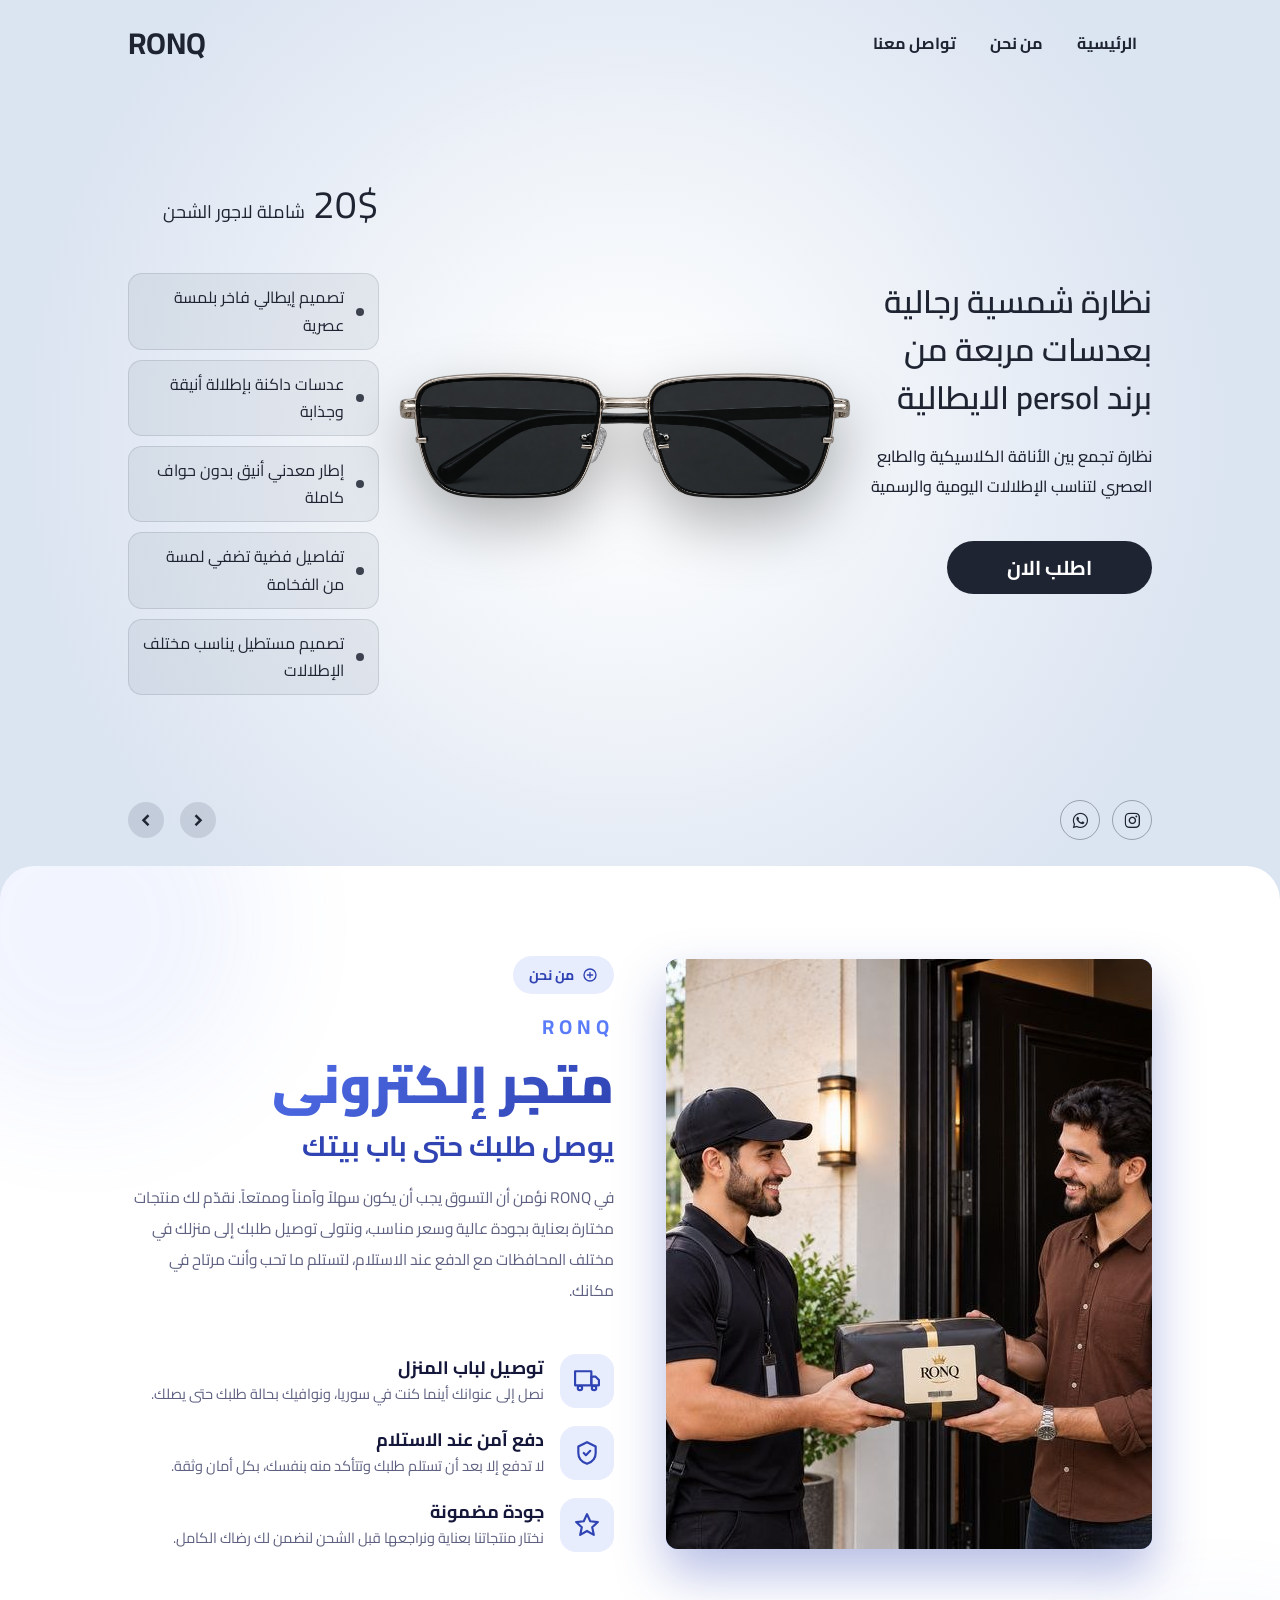
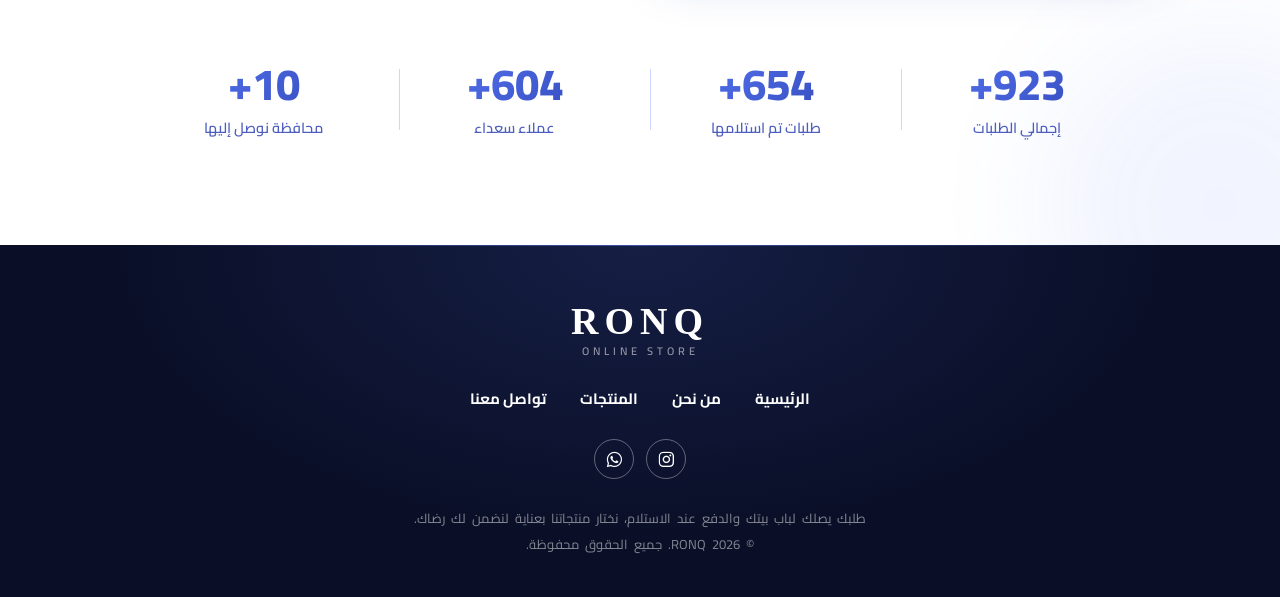
<file: index.html>
<!DOCTYPE html>
<html lang="ar" dir="rtl">
<head>
    <meta charset="UTF-8">
    <meta name="viewport" content="width=device-width, initial-scale=1.0">
    <title>RONQ</title>
    <link rel="stylesheet" href="ronq.css">
    <link rel="stylesheet" href="about.css">
    <link rel="stylesheet" href="footer.css">
    <link href='https://unpkg.com/boxicons@2.1.4/css/boxicons.min.css' rel='stylesheet'>

    <!-- يُنفَّذ قبل رسم الصفحة: يخفي المحتوى لحين حركة الدخول، ويُبقي اللودر ظاهراً بعد "الرئيسية" -->
    <script>
    (function () {
        var d = document.documentElement;
        d.classList.add('intro-pending');
        try {
            if (sessionStorage.getItem('ronqReload')) {
                d.classList.add('reloading');
                d.style.setProperty('--loader-bg', sessionStorage.getItem('ronqReloadBg') || '#1b2340');
            }
        } catch (e) {}
        // شبكة أمان: إن تعطل الـ JS لا يبقى المحتوى مخفياً
        setTimeout(function () { d.classList.remove('intro-pending', 'reloading'); }, 8000);
    })();
    </script>
</head>
<body>

    <!-- لودر إعادة التحميل -->
    <div class="page-loader" id="pageLoader" aria-hidden="true"><div class="spinner"></div></div>

    <div class="shamelll light" id="home">

        <!-- طبقة الخلفية التي تتسع من وسط المنتج عند تغيير اللون -->
        <div class="bg-wave"></div>

        <div class="safhaon">

            <div class="navbar">
                <ul>
                    <li><a href="index.html" data-reload>الرئيسية</a></li>
                    <li><a href="#about" data-scroll="about">من نحن</a></li>
                    <li><a href="https://wa.me/40722719456" data-contact>تواصل معنا</a></li>
                </ul>

                <a href="index.html" class="logo">RONQ</a>
            </div>

            <div class="mohtaoa">

                <div class="text">
                    <h1>نظارة شمسية رجالية بعدسات مربعة من برند persol الايطالية</h1>

                    <p>نظارة تجمع بين الأناقة الكلاسيكية والطابع العصري لتناسب الإطلالات اليومية والرسمية </p>

                    <button class="atlopalan">اطلب الان</button>
                </div>

                <div class="imgs">
                    <!-- يضبطها الـ JS تلقائياً على أول منتج منشور في لوحة التحكم -->
                    <img class="asd" src="imgs/النظارة_فقط_دون_مساحات_خلفية.png" alt="المنتج">
                    <!-- الصور المصغّرة لبقية زوايا المنتج: يملؤها الـ JS من لوحة التحكم، لا تضف صوراً هنا -->
                    <div class="gallery" id="gallery" hidden></div>
                    <!-- شارة العرض: تظهر فقط للمنتجات التي كتب لها المشرف نص عرض -->
                    <div class="offer-badge" id="offerBadge" hidden>
                        <small class="ob-label">عرض خاص</small>
                        <b class="ob-text"></b>
                    </div>
                </div>

                <div class="maizat">

                    <div class="alsaer">
                        <p class="kdem"></p>
                        <p class="jaaded"><strong class="price">20$</strong> <span>شاملة لاجور الشحن</span></p>
                    </div>

                    <div class="overlay">
                        <ul>
                            <li>تصميم إيطالي فاخر بلمسة عصرية</li>
                            <li>عدسات داكنة بإطلالة أنيقة وجذابة</li>
                            <li>إطار معدني أنيق بدون حواف كاملة</li>
                            <li>تفاصيل فضية تضفي لمسة من الفخامة</li>
                            <li>تصميم مستطيل يناسب مختلف الإطلالات</li>
                        </ul>
                    </div>

                </div>

            </div>

            <div class="thelsafhaon">

                <!-- أيقونات التواصل: تُدار من لوحة التحكم (الصفحة الرئيسية) -->
                <div class="tauasul">
                    <a href="https://www.instagram.com/ronq183?exln=cGUzbmtyMDUyeHpk" target="_blank" rel="noopener" aria-label="انستغرام"><i class='bx bxl-instagram'></i></a>
                    <a href="https://wa.me/40722719456" target="_blank" rel="noopener" aria-label="واتساب"><i class='bx bxl-whatsapp'></i></a>
                </div>

                <!-- شريط المنتجات: تملؤه الجافاسكربت من المنتجات المنشورة، لا تضف صوراً هنا -->
                <div class="carousel">
                    <button class="nav-btn prev" type="button" aria-label="المنتج السابق"><i class='bx bxs-chevron-right'></i></button>
                    <div class="icon"></div>
                    <button class="nav-btn next" type="button" aria-label="المنتج التالي"><i class='bx bxs-chevron-left'></i></button>
                </div>

            </div>

        </div>
    </div>


<!-- ================= قسم من نحن ================= -->
<section class="about" id="about">
    <div class="about-inner">
        <div class="about-grid">

            <!-- الصور (يمين) -->
            <div class="about-media rv from-right">
                <div class="img-main"><img src="imgs/photo_2026-11-03_06-49-16.jpg" alt="متجر RONQ" loading="lazy"></div>
            </div>

            <!-- النصوص (يسار) -->
            <div class="about-text rv from-left" style="--d:.15s">
                <div class="about-tag">
                    <svg viewBox="0 0 24 24" fill="none" stroke="currentColor" stroke-width="2" stroke-linecap="round"><circle cx="12" cy="12" r="9"/><path d="M12 8v8M8 12h8"/></svg>
                    <span id="abTag">من نحن</span>
                </div>
                <div class="about-brand">RONQ</div>
                <h2><span class="h-store">متجر إلكتروني</span> <em>يوصل طلبك حتى باب بيتك</em></h2>
                <p class="desc">
                    في RONQ نؤمن أن التسوق يجب أن يكون سهلاً وآمناً وممتعاً. نقدّم لك منتجات مختارة بعناية بجودة عالية وسعر مناسب،
                    ونتولى توصيل طلبك إلى منزلك في مختلف المحافظات مع الدفع عند الاستلام، لتستلم ما تحب وأنت مرتاح في مكانك.
                </p>

                <div class="features">
                    <div class="feature">
                        <div class="f-icon">
                            <svg viewBox="0 0 24 24" fill="none" stroke="currentColor" stroke-width="2" stroke-linecap="round" stroke-linejoin="round"><path d="M1 3h15v13H1z"/><path d="M16 8h4l3 3v5h-7z"/><circle cx="5.5" cy="18.5" r="2"/><circle cx="18.5" cy="18.5" r="2"/></svg>
                        </div>
                        <div><h3>توصيل لباب المنزل</h3><p>نصل إلى عنوانك أينما كنت في سوريا، ونوافيك بحالة طلبك حتى يصلك.</p></div>
                    </div>
                    <div class="feature">
                        <div class="f-icon">
                            <svg viewBox="0 0 24 24" fill="none" stroke="currentColor" stroke-width="2" stroke-linecap="round" stroke-linejoin="round"><path d="M12 2l8 4v6c0 5-3.5 8.5-8 10-4.5-1.5-8-5-8-10V6z"/><path d="M9 12l2 2 4-4"/></svg>
                        </div>
                        <div><h3>دفع آمن عند الاستلام</h3><p>لا تدفع إلا بعد أن تستلم طلبك وتتأكد منه بنفسك، بكل أمان وثقة.</p></div>
                    </div>
                    <div class="feature">
                        <div class="f-icon">
                            <svg viewBox="0 0 24 24" fill="none" stroke="currentColor" stroke-width="2" stroke-linecap="round" stroke-linejoin="round"><path d="M12 2l3 6.5 7 .8-5.2 4.8 1.5 7-6.3-3.6-6.3 3.6 1.5-7L2 9.3l7-.8z"/></svg>
                        </div>
                        <div><h3>جودة مضمونة</h3><p>نختار منتجاتنا بعناية ونراجعها قبل الشحن لنضمن لك رضاك الكامل.</p></div>
                    </div>
                </div>
            </div>
        </div>

        <!-- العدادات -->
        <div class="counters rv" style="--d:.1s">
            <div class="counter"><div class="num" data-count="1200">0</div><div class="lbl">إجمالي الطلبات</div></div>
            <div class="counter"><div class="num" data-count="850">0</div><div class="lbl">طلبات تم استلامها</div></div>
            <div class="counter"><div class="num" data-count="785">0</div><div class="lbl">عملاء سعداء</div></div>
            <div class="counter"><div class="num" data-count="14">0</div><div class="lbl">محافظة نوصل إليها</div></div>
        </div>
    </div>
</section>

<!-- ================= الفوتر ================= -->
<footer class="footer" id="footer">
    <div class="footer-inner rv">

        <a href="#home" data-scroll="top" class="f-logo">
            RONQ
            <small>ONLINE STORE</small>
        </a>

        <ul class="f-nav">
            <li><a href="#home" data-scroll="top">الرئيسية</a></li>
            <li><a href="#about" data-scroll="about">من نحن</a></li>
            <li><a href="#home" data-scroll="top">المنتجات</a></li>
            <li><a href="https://wa.me/40722719456" target="_blank" rel="noopener" data-contact>تواصل معنا</a></li>
        </ul>

        <!-- تُدار الأيقونات من لوحة التحكم (الصفحة الرئيسية) -->
        <div class="f-social">
            <a href="https://www.instagram.com/ronq183?exln=cGUzbmtyMDUyeHpk" target="_blank" rel="noopener" aria-label="انستغرام"><i class='bx bxl-instagram'></i></a>
            <a href="https://wa.me/40722719456" target="_blank" rel="noopener" aria-label="واتساب"><i class='bx bxl-whatsapp'></i></a>
        </div>

        <p class="f-copy">
            <span id="fText">طلبك يصلك لباب بيتك والدفع عند الاستلام، نختار منتجاتنا بعناية لنضمن لك رضاك.</span><br>
            © 2026 RONQ. جميع الحقوق محفوظة.
        </p>
    </div>
</footer>

<!-- زر العودة للأعلى -->
<button class="to-top" id="toTop" type="button" aria-label="العودة للأعلى"><i class='bx bx-chevron-up'></i></button>


<!-- ================= طبقة الطلب ================= -->
<div class="maalomataltalab" id="orderOverlay" aria-hidden="true">
    <div class="order-page">

        <!-- نفس الشريط العلوي، و"من نحن" تغلق الطبقة وتنزل لقسم من نحن -->
        <div class="navbar">
            <ul>
                <li><a href="#">الرئيسية</a></li>
                <li><a href="#about" data-scroll="about">من نحن</a></li>
                <li><a href="https://wa.me/40722719456" data-contact>تواصل معنا</a></li>
            </ul>

            <a href="index.html" class="logo">RONQ</a>
        </div>

        <div class="order-box" role="dialog" aria-modal="true" aria-labelledby="orderTitle">
            <div class="order-layout">

                <!-- ===== ملخص الطلب (يسار) ===== -->
                <aside class="order-summary">
                    <div class="sum-img"><img id="sumImg" alt=""></div>

                    <div class="sum-info">
                        <h3 id="sumName"></h3>
                        <div class="sum-price">
                            <span class="sum-old" id="sumOld"></span>
                            <strong id="sumNew"></strong>
                        </div>
                        <p class="sum-ship">شامل أجور الشحن</p>
                    </div>

                    <ul class="sum-badges">
                        <li>
                            <span class="ic"><i class='bx bxs-wallet'></i></span>
                            <div><b>الدفع عند الاستلام</b><small>لا تدفع شيئاً قبل وصول طلبك</small></div>
                        </li>
                        <li>
                            <span class="ic"><i class='bx bxs-truck'></i></span>
                            <div><b>التوصيل لباب البيت</b><small>نوصّل طلبك إلى مكانك مباشرة</small></div>
                        </li>
                        <li>
                            <span class="ic"><i class='bx bxs-package'></i></span>
                            <div><b>الشحن مشمول بالسعر</b><small>السعر المعروض يشمل أجور الشحن</small></div>
                        </li>
                    </ul>
                </aside>

                <!-- ===== نموذج التعبئة (يمين) ===== -->
                <form class="order-form" id="orderForm" novalidate>
                    <button class="order-close" type="button" aria-label="إغلاق"></button>
                    <h2 id="orderTitle">أكمل بيانات طلبك</h2>

                    <div class="field">
                        <label for="fName">الاسم الكامل</label>
                        <input type="text" id="fName" autocomplete="name" placeholder="مثال: أحمد محمد">
                        <small class="err"></small>
                    </div>

                    <div class="field">
                        <label for="x">رقم الهاتف</label>
                        <!-- يبنيها ملف phone.js (رمز سوريا + سهم القائمة)، ويجب أن يبقى الـ id هو x -->
                        <input id="x">
                    </div>

                    <!-- المحافظة (قائمة منسدلة) ثم العنوان بالتفصيل -->
                    <div class="field-row">
                        <div class="field field-gov">
                            <label for="fGov">المحافظة</label>
                            <select id="fGov" autocomplete="address-level1">
                                <option value="" selected disabled>اختر</option>
                                <option>دمشق</option>
                                <option>ريف دمشق</option>
                                <option>حلب</option>
                                <option>حمص</option>
                                <option>حماة</option>
                                <option>اللاذقية</option>
                                <option>طرطوس</option>
                                <option>إدلب</option>
                                <option>دير الزور</option>
                                <option>الرقة</option>
                                <option>الحسكة</option>
                                <option>درعا</option>
                                <option>السويداء</option>
                                <option>القنيطرة</option>
                            </select>
                            <small class="err"></small>
                        </div>
                        <div class="field field-addr">
                            <label for="fAddr">العنوان بالتفصيل</label>
                            <textarea id="fAddr" rows="1" autocomplete="street-address" placeholder="المدينة، الحي، الشارع، أقرب نقطة دالة"></textarea>
                            <small class="err"></small>
                        </div>
                    </div>

                    <div class="field">
                        <label>الكمية</label>
                        <div class="qty">
                            <!-- الأول ناقص (−) والثاني زائد (+) -->
                            <button type="button" id="qtyMinus" class="q-minus" aria-label="إنقاص"></button>
                            <span id="qtyVal">1</span>
                            <button type="button" id="qtyPlus" class="q-plus" aria-label="زيادة"></button>
                        </div>
                    </div>

                    <div class="totals">
                        <div><span>الإجمالي بالدولار</span><strong id="totUsd">0$</strong></div>
                        <div><span>الإجمالي بالليرة السورية</span><strong id="totSyp">0 ل.س</strong></div>
                    </div>

                    <p class="rate-note" id="rateNote"></p>

                    <button type="submit" class="order-submit">تأكيد الطلب</button>
                    <p class="order-ok" id="orderOk" hidden>تم استلام طلبك بنجاح، سنتواصل معك قريباً لتأكيده</p>
                    <p class="order-err" id="orderErr" hidden></p>
                </form>

            </div>
        </div>
    </div>
</div>

    <!-- الترتيب مهم: config.js ثم store.js ثم phone.js ثم ronq.js ثم about.js -->
    <script src="config.js"></script>
    <script src="store.js"></script>
    <script src="phone.js"></script>
    <script src="ronq.js"></script>
    <script src="about.js"></script>
</body>
</html>
</file>
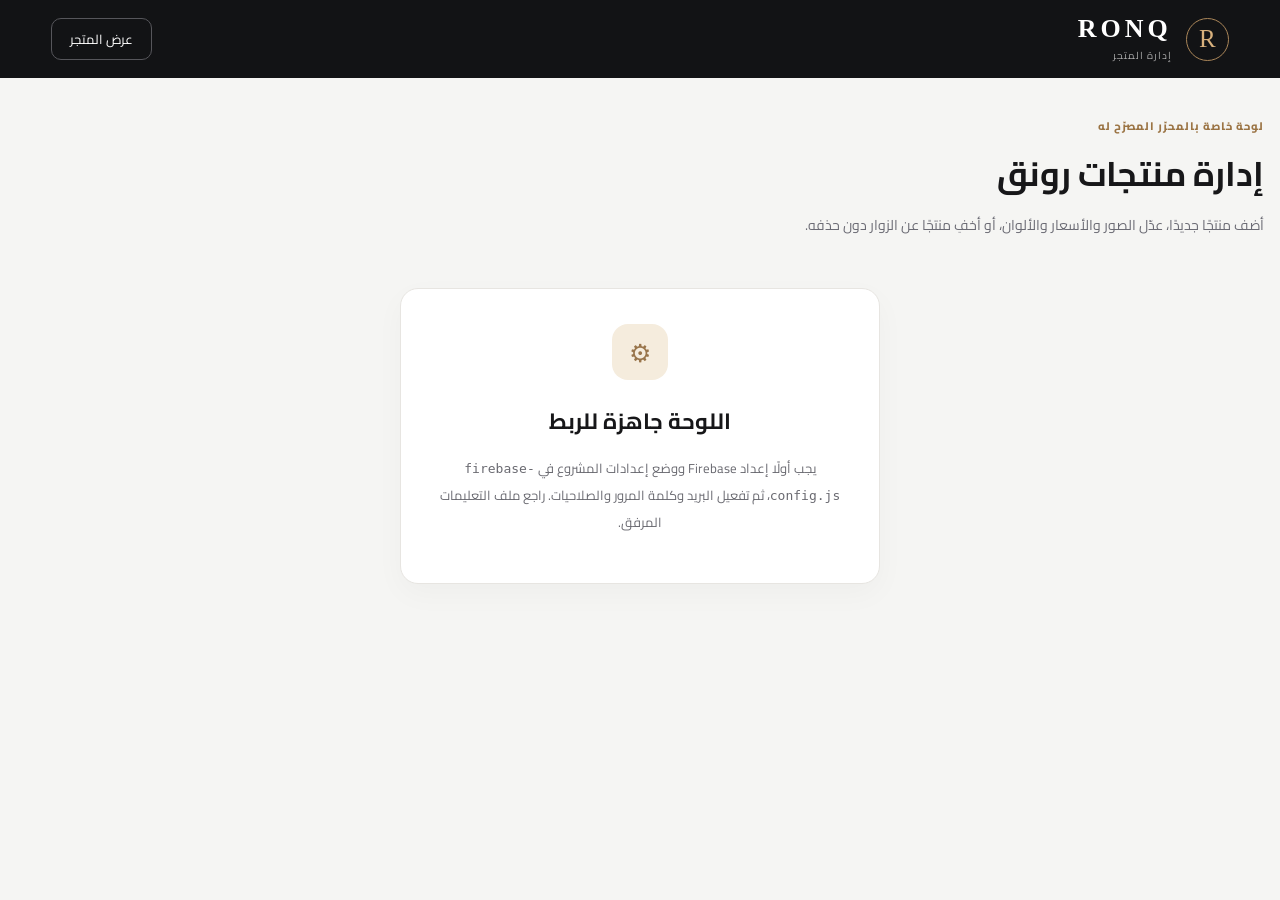
<file: RONQ_updated/admin.html>
<!doctype html>
<html lang="ar" dir="rtl">
<head>
  <meta charset="utf-8">
  <meta name="viewport" content="width=device-width, initial-scale=1">
  <meta name="robots" content="noindex,nofollow">
  <title>RONQ | لوحة إدارة المنتجات</title>
  <link rel="stylesheet" href="admin.css">
</head>
<body>
  <header class="header">
    <div class="brand"><div class="brand-mark">R</div><div><strong>RONQ</strong><small>إدارة المتجر</small></div></div>
    <div class="header-actions"><a href="index.html" target="_blank" rel="noopener noreferrer" class="ghost">عرض المتجر</a><button id="logoutBtn" class="ghost" type="button" hidden>تسجيل الخروج</button></div>
  </header>
  <main class="container">
    <div class="section-title"><p class="eyebrow">لوحة خاصة بالمحرّر المصرّح له</p><h1>إدارة منتجات رونق</h1><p>أضف منتجًا جديدًا، عدّل الصور والأسعار والألوان، أو أخفِ منتجًا عن الزوار دون حذفه.</p></div>
    <p id="globalMessage" class="notice" role="status" aria-live="polite" hidden></p>
    <section id="configGate" class="auth-card" hidden>
      <span class="auth-icon">⚙</span><h2>اللوحة جاهزة للربط</h2>
      <p>يجب أولًا إعداد Firebase ووضع إعدادات المشروع في <code>firebase-config.js</code>، ثم تفعيل البريد وكلمة المرور والصلاحيات. راجع ملف التعليمات المرفق.</p>
    </section>
    <section id="authGate" class="auth-card" hidden>
      <span class="auth-icon">✦</span><h2>دخول المسؤول</h2>
      <p>سجّل دخولك باستخدام الحساب الذي منحك صاحب المتجر صلاحية تحرير المنتجات.</p>
      <form id="loginForm" class="login-form">
        <label>البريد الإلكتروني<input id="loginEmail" type="email" autocomplete="username" required placeholder="name@example.com"></label>
        <label>كلمة المرور<input id="loginPassword" type="password" autocomplete="current-password" required placeholder="••••••••"></label>
        <button id="loginSubmit" class="primary" type="submit">تسجيل الدخول</button>
      </form>
      <p class="helper">لا توجد إمكانية إنشاء حساب من هذه الصفحة. يضيف المالك المستخدمين من لوحة Firebase فقط.</p>
    </section>
    <section id="editor" class="workspace" hidden>
      <aside class="sidebar">
        <div class="sidebar-top"><div><p class="eyebrow">الكتالوج</p><h2>المنتجات</h2></div><button type="button" id="newBtn" class="small-primary">+ جديد</button></div>
        <div class="search"><input id="searchProducts" type="search" placeholder="ابحث عن منتج..." aria-label="بحث في المنتجات"></div>
        <button type="button" id="importLegacyBtn" class="import-legacy">استيراد بيانات المنتج الحالي من الصفحة</button>
        <div id="productList" class="product-list" aria-live="polite"></div>
        <p class="sidebar-foot">المنتج غير المنشور يظل محفوظًا ولكنه لا يظهر في المتجر.</p>
      </aside>
      <section class="edit-panel">
        <div class="panel-heading"><div><p class="eyebrow" id="editModeLabel">منتج جديد</p><h2 id="editTitle">إضافة منتج</h2></div><span id="editBadge" class="state">مسودة</span></div>
        <form id="productForm">
          <div class="form-grid">
            <label class="span-2">اسم المنتج *<input id="pName" maxlength="200" required placeholder="نظارة شمسية رجالية ..."></label>
            <label class="span-2">وصف المنتج<textarea id="pDesc" rows="3" placeholder="وصف قصير وواضح للمنتج"></textarea></label>
            <label>السعر الجديد بالدولار *<input id="pPrice" type="number" min="0" step="0.01" required placeholder="20"></label>
            <label>السعر القديم بالدولار (اختياري)<input id="pOldPrice" type="number" min="0" step="0.01" placeholder="25"></label>
            <label class="span-2">ميزات المنتج (كل ميزة في سطر)<textarea id="pFeatures" rows="5" placeholder="إطار خفيف\nعدسات داكنة\nتصميم أنيق"></textarea></label>
          </div>
          <h3 class="subheading">صور المنتج</h3>
          <p class="helper">أول صورة هي الرئيسية. أضف حتى 8 صور، ويمكنك حذف أي صورة من القائمة قبل حفظ المنتج.</p>
          <div id="photoList" class="photo-list"></div>
          <div class="media-actions">
            <label class="upload-label">رفع صور PNG / JPG / WEBP <input id="uploadFiles" type="file" accept="image/png,image/jpeg,image/webp" multiple></label>
            <span class="muted">يتطلب رفع الصور تفعيل Firebase Storage</span>
          </div>
          <div class="url-add"><input id="newImageUrl" type="text" placeholder="أو الصق رابط صورة https://... أو imgs/photo.png"><button id="addImageUrl" class="ghost-dark" type="button">إضافة الرابط</button></div>
          <div class="form-grid top-gap">
            <label>لون التوهج / مركز الخلفية<div class="color-line"><input id="pGlow" type="color" value="#ffffff"><span id="glowHex">#ffffff</span></div></label>
            <label>لون أطراف الخلفية<div class="color-line"><input id="pBase" type="color" value="#dbe4f1"><span id="baseHex">#dbe4f1</span></div></label>
            <label>ترتيب العرض<input id="pSortOrder" type="number" step="1" value="0"></label>
            <label class="check-field"><input id="pPublished" type="checkbox" checked><span>نشر المنتج للزوار</span></label>
            <label class="check-field"><input id="pOffer" type="checkbox"><span>تفعيل شارة العرض</span></label>
            <label>عنوان الشارة<input id="pOfferLabel" value="عرض خاص"></label>
            <label class="span-2">نص العرض<input id="pOfferText" placeholder="خصم 20%"></label>
          </div>
          <div class="form-actions"><button id="saveBtn" type="submit" class="primary">حفظ المنتج</button><button id="deleteBtn" type="button" class="danger" hidden>حذف المنتج</button><button id="resetBtn" type="button" class="ghost-dark">إلغاء التعديلات</button></div>
        </form>
      </section>
    </section>
  </main>
  <script src="firebase-config.js"></script>
  <script type="module" src="admin.js"></script>
</body>
</html>
</file>
<file: ronq.css>
@import url('https://fonts.googleapis.com/css2?family=Cairo:wght@200..1000&display=swap');

*{
    padding: 0;
    margin: 0;
    box-sizing: border-box;
    list-style: none;
    border: none;
    text-decoration: none;
    font-family: 'cairo';
}

body{
    /* background: #0000c8; */
    overflow-x: hidden;
}


/* ========== الصفحة والخلفية ========== */

.shamelll{
    /* ألوان التدرج، يغيّرها الـ JS عند تبديل المنتج */
    --glow: #ffffff;   /* لون التوهج في الوسط (أبيض) */
    --base: #dbe4f1;   /* لون الحواف (تدرّج أبيض مائل للأزرق) */
    /* مركز التوهج: يضبطه الـ JS ليكون خلف صورة المنتج */
    --cx: 50%;
    --cy: 50%;

    position: relative;
    overflow: hidden;
    display: flex;
    justify-content: center;
    align-items: stretch;
    min-height: 100vh;
    min-height: 100svh;
    font-family: 'Cairo', sans-serif;
    padding-bottom: 40px;
}

/* نفس التدرج للخلفية الأساسية وللموجة المتسعة */
.shamelll,
.bg-wave{
    background:
        radial-gradient(circle at var(--cx) var(--cy), rgba(255,255,255,0.22) 0, rgba(255,255,255,0) 32vmax),
        radial-gradient(circle farthest-corner at var(--cx) var(--cy), var(--glow) 0%, var(--base) 75%);
}

.bg-wave{
    position: absolute;
    inset: 0;
    z-index: 0;
    pointer-events: none;
    clip-path: circle(0px at 50% 50%);
}

.safhaon{
    position: relative;
    z-index: 1;
    width: 80%;
    padding: 15px 0 20px;
    display: flex;
    flex-direction: column;
    justify-content: space-between;
    gap: 20px;
}


/* ========== الرأسية ========== */

.navbar{
    display: flex;
    justify-content: space-between;
    align-items: center;
    flex-wrap: wrap;
    gap: 10px;
}

.navbar a{
    font-size: 30px;
    font-weight: 700;
    color: #fff;
}

.navbar ul li{
    display: inline-block;
}

.navbar ul li a{
    position: relative;
    padding: 4px 0;
    font-size: 16px;
    font-weight: 700;
    margin: 0 15px;
    transition: opacity 0.3s;
}

/* خط يتمدد تحت الرابط (نفس تنسيق روابط الفوتر) */
.navbar ul li a::after{
    content: '';
    position: absolute;
    right: 0;
    bottom: -2px;
    width: 0;
    height: 2px;
    border-radius: 2px;
    background: #fff;
    transition: width 0.3s;
}

@media (hover: hover){
    .navbar ul li a:hover{ opacity: 0.85; }
    .navbar ul li a:hover::after{ width: 100%; }
}



/* ========== المحتوى ========== */

.mohtaoa{
    flex: 1;
    display: flex;
    justify-content: space-between;
    align-items: center;
    gap: 20px;
}

/* اليمين: النص — العمودان الجانبيان متساويان ليبقى المنتج في منتصف الشاشة أفقياً */
.text{
    /* flex: 1 1 0;
    min-width: 0; */
    width: 28%;
}
.maizat{
    /* flex: 1 1 0;
    min-width: 0; */
    width: 25%;
}

.text h1{
    font-size: clamp(26px, 3vw, 32px);
    font-weight: 600;
    color: #fff;
    line-height: 1.5;
    margin: 20px 0;
}

.text p{
    color: #fff;
    font-size: 16px;
    font-weight: 500;
    margin: 20px 0;
}

.text button{
    padding: 8px 60px;
    color: rgb(65, 64, 64);
    background-color: #fff;
    border-radius: 30px;
    font-size: 20px;
    font-weight: 700;
    margin: 20px 0;
    cursor: pointer;
    font-family: inherit;
    animation: zxzxz 2s infinite;
}

/* الوسط: صورة المنتج (حتى 550px وتصغر حسب الشاشة) */
.imgs{
    /* width: 40%; */
    flex: 0 1 auto;
    width: clamp(260px, 36vw, 550px);
    --imgs-h: clamp(260px, 34vw, 440px);
    height: var(--imgs-h);   /* صندوق ثابت: لا يتغير حجم الصفحة مهما كانت أبعاد صورة المنتج */
    display: flex;
    justify-content: center;
}

.imgs img{
    width: 100%;
    display: block;
    height: 100%;
    object-fit: contain;                 /* الصورة تُعرض كاملة داخل الصندوق الثابت */
    filter: drop-shadow(0 25px 30px rgba(0, 0, 0, 0.3));
    animation: xxxxx 2s ease-in-out infinite;
}

/* اليسار: السعر والميزات */
/* .maizat{
    flex: 0 1 28%;
} */

.alsaer{
    margin-bottom: 40px;
    color: #fff;
    font-size: clamp(28px, 3vw, 40px);
    font-weight: 400;
    line-height: 1.5;
}

.alsaer .kdem{
    text-decoration: line-through;
    text-decoration-thickness: 2px;
}

.alsaer .jaaded span{
    font-size: 18px;
}

.alsaer .jaaded .price{
    font-weight: inherit;
}

/* الميزات: كل ميزة في صندوق بخلفية شفافة (نفس تنسيق صناديق طبقة تأكيد الطلب) بعرض القسم كاملاً */
.overlay ul{
    width: 100%;
    display: flex;
    flex-direction: column;
    gap: 10px;
}

.overlay ul li{
    display: flex;
    align-items: center;
    gap: 12px;
    width: 100%;
    padding: 10px 14px;
    border-radius: 14px;
    background: rgba(255, 255, 255, 0.07);
    border: 1px solid rgba(255, 255, 255, 0.12);
    font-size: 16px;
    color: #fff;
    line-height: 1.7;
    text-align: start;
}

/* نقطة صغيرة بدل رمز القائمة الافتراضي */
.overlay ul li::before{
    content: '';
    flex: none;
    width: 8px;
    height: 8px;
    border-radius: 50%;
    background: #fff;
    opacity: 0.85;
}


/* ========== ذيل الصفحة ========== */

.thelsafhaon{
    display: flex;
    justify-content: space-between;
    align-items: center;
    gap: 20px;
}

.thelsafhaon .tauasul{
    flex: none;
}


/* ----- شريط المنتجات (حلقة من 5 صور + سهمان) ----- */

/* عرض الشريط على قد محتواه: صورة واحدة = على قدها، وأكبر عرض له 5 صور */
.carousel{
    display: flex;
    align-items: center;
    gap: 8px;
    flex: 0 1 auto;
    max-width: 100%;
    min-width: 0;
}
.carousel[hidden]{ display: none; }

.icon{
    display: flex;
    align-items: center;
    justify-content: center;
    gap: 8px;
    flex: 0 1 auto;
    min-width: 0;
}

/* كل صورة في خانة مربعة ثابتة، فلا تختلف أحجامها باختلاف أبعاد صور المنتجات */
.icon img{
    flex: 0 1 88px;
    width: 88px;
    min-width: 0;
    aspect-ratio: 1 / 1;
    object-fit: contain;
    padding: 8px;
    border-radius: 12px;
    height: auto;
    cursor: pointer;
    opacity: 0.8;
    user-select: none;
    -webkit-user-drag: none;
    transition: transform 0.4s, opacity 0.3s, filter 0.3s;
}

/* المنتج المعروض حالياً في المنتصف */
.icon img.active{
    opacity: 1;
    cursor: default;
}

/* السهمان */
.nav-btn{
    flex: none;
    width: 36px;
    height: 36px;
    border-radius: 50%;
    display: grid;
    place-items: center;
    background-color: rgba(18, 18, 18, 0.25);
    color: #ffffffcc;
    font-size: 20px;
    cursor: pointer;
    transition: background-color 0.3s, transform 0.2s;
}

.nav-btn:hover{
    background-color: rgba(18, 18, 18, 0.45);
}

.nav-btn:active{
    transform: scale(0.9);
}

.nav-btn[hidden]{
    display: none;
}

.tauasul{
    display: flex;
    justify-content: center;
    gap: 12px;
}


.tauasul a{
    width: 40px;
    height: 40px;
    border-radius: 50%;
    display: grid;
    place-items: center;
    font-size: 20px;
    color: #fff;
    border: 1px solid rgba(255, 255, 255, .35);
    transition: background-color .3s, color .3s, transform .3s, border-color .3s;
}

/* التكبير عند المرور فقط في الأجهزة التي تدعم الماوس */
@media (hover: hover){
    .icon img:hover{
        transform: scale(1.15);
        opacity: 1;
        position: relative;
        z-index: 2;
    }
}


/* ========== التاب والجوال: ترتيب عمودي ========== */

@media (max-width: 900px){

    .shamelll{ padding-bottom: 64px; }   /* مسافة بين الميزات وقسم من نحن (القسم يتداخل 28px مع نهاية الصفحة) */

    .safhaon{
        width: 92%;
        justify-content: flex-start;
        align-items: center;
        gap: 18px;
    }

    /* نفكّ هذه الصناديق لتصير عناصرها أبناءً مباشرين لـ .safhaon فنرتّبها كما نريد */
    .mohtaoa,
    .thelsafhaon,
    .text,
    .maizat{
        display: contents;
    }

    /* الترتيب: الشريط العلوي ← صورة المنتج ← العنوان ← الشرح ← السعر ← الزر ← شريط المنتجات ← الميزات */
    .navbar{ order: 0; width: 100%; }

    /* صندوق ثابت للمنتج الكبير: أي صورة تُعرض كاملة داخله بنفس المساحة، فلا يتغير حجم الصفحة بين المنتجات */
    .safhaon .imgs{
        order: 1;
        width: min(100%, 560px);
        --imgs-h: clamp(180px, 54vw, 340px);
        height: var(--imgs-h);   /* صندوق ثابت أصغر: النظارات عريضة فلا نترك فراغاً كبيراً حولها */
        margin-top: 26px;                    /* مسافة بين الشريط العلوي وصورة المنتج */
    }
    .imgs img{ height: 100%; object-fit: contain; }

    /* العنوان والشرح والسعر والميزات: بعرض الصفحة وعلى جهة اليمين */
    .safhaon .text h1,
    .safhaon .text p,
    .safhaon .alsaer,
    .safhaon .overlay{
        width: 100%;
        max-width: 620px;
        text-align: start;
    }

    /* العنوان والشرح بعرض أقل من الصفحة، ملتصقان بالجهة اليمنى */
    .safhaon .text h1,
    .safhaon .text p{
        width: 88%;
        align-self: flex-start;
    }

    .safhaon .text h1{ order: 2; margin: calc(24px - var(--trim, 20px)) 0 0; }   /* المسافة بين الصورة والعنوان: 42px تقريباً (--trim يحسبها ronq.js) */      /* المسافة بين الصورة والعنوان (قلّلها أو زِدها من هنا) */
    .safhaon .text p{ order: 3; margin: 0; font-size: 13.5px; line-height: 1.9; }

    /* السعر: القديم المشطوب يمين، والجديد يسار. بلا سعر قديم يبقى الجديد على اليمين */
    .safhaon .alsaer{
        order: 4;
        margin: 0;
        display: flex;
        justify-content: space-between;
        align-items: center;
        gap: 12px;
        font-size: clamp(24px, 7vw, 32px);
    }
    .safhaon .alsaer .kdem{ font-size: 0.7em; opacity: 0.85; }
    .safhaon .alsaer .jaaded{ display: flex; align-items: baseline; gap: 8px; }
    .safhaon .alsaer .jaaded span{ font-size: 13px; }

    /* الزر بعد السعر (بدون تغيير في شكله) */
    .safhaon .text button{ order: 5; align-self: center; margin: 16px 0; }

    /* شريط المنتجات: بدون أسهم، يمرَّر باللمس، وكل صورة لها خلفية شفافة ضبابية */
    /* عرض الشريط على قد عدد الصور (--n يضبطه ronq.js)، وأكبر عرض له عرض الصفحة */
    .safhaon .carousel{
        --tile: calc((min(92vw, 620px) - 20px) / 2.5);
        order: 6;
        flex: none;
        width: min(100%, calc(var(--n, 3) * var(--tile) + (var(--n, 3) - 1) * 10px));
        max-width: 620px;
    }
    .carousel .nav-btn{ display: none; }

    .icon{
        flex: 1 1 0;
        display: flex;
        justify-content: flex-start;
        align-items: stretch;
        gap: 10px;
        height: auto;
        padding: 4px 0;
        overflow-x: auto;
        overflow-y: hidden;
        scroll-snap-type: x proximity;
        -webkit-overflow-scrolling: touch;
        scrollbar-width: none;
    }
    .icon::-webkit-scrollbar{ display: none; }

    /* عرض الصورة = (العرض − الفراغات) ÷ 2.5 : صورتان كاملتان ونصف الثالثة للدلالة على التمرير */
    .icon img{
        flex: 0 0 var(--tile);
        width: var(--tile);
        min-width: 0;
        max-width: none;
        height: auto;
        aspect-ratio: 1 / 1;
        object-fit: contain;
        padding: 12px;
        opacity: 1;
        border-radius: 16px;
        background: rgba(255, 255, 255, 0.07);
        border: 1px solid rgba(255, 255, 255, 0.12);
        -webkit-backdrop-filter: blur(10px);
        backdrop-filter: blur(10px);
        scroll-snap-align: start;
    }
    .icon img:hover{ transform: none; z-index: auto; }

    .safhaon .overlay{ order: 7; margin: 0; }

    .overlay ul{
        width: 100%;
        text-align: start;
    }

    /* أيقونات التواصل مخفية في الشاشات الصغيرة بكل تنسيقاتها */
    .tauasul{ display: none; }

    /* الشريط السفلي فارغ (الجافاسكربت معطّل): نخفيه حتى لا يضيف مسافة زائدة */
}

@media (max-width: 600px){

    .shamelll{ padding-bottom: 64px; }   /* مسافة بين الميزات وقسم من نحن */

    .navbar{ justify-content: center; }

    .navbar a{ font-size: 20px; }

    .navbar ul{ margin-left: 10px; }

    .navbar ul li a{
        font-size: 15px;
        margin: 0 4px;
    }

    .text button{
        padding: 8px 40px;
        font-size: 18px;
    }

    .overlay ul li{
        font-size: 15px;
        padding: 9px 12px;
    }

}


/* حركة الانميشن الخاصة بالصورة */



@keyframes xxxxx {
    0%,
    100% {
        transform: translatey(5px);
    }

    50% {
        transform: translatey(-5px);
    }
}


@keyframes zxzxz {
  50% {
    opacity: 0.5;
  }
}


/* ========== طبقة الطلب (شفافة وضبابية بلون خلفية المنتج) ========== */

.maalomataltalab{
    /* ألوان افتراضية (نفس أزرق الصفحة)، يضبطها الـ JS من خلفية المنتج المعروض عند الفتح */
    /* --glow: #1a6fff;
    --base: #0000c8; */

    position: fixed;
    inset: 0;
    z-index: 100;
    display: flex;
    align-items: flex-start;   /* الصفحة تأخذ طول محتواها (لا تُقصّ عند حافة الشاشة) فتبقى المسافة السفلية للنموذج */
    overflow-y: auto;
    font-family: 'Cairo', sans-serif;

    /* احتياطي للمتصفحات القديمة التي لا تدعم color-mix */
    background: rgba(0, 0, 40, 0.72);
    /* لون المنتج نفسه بشفافية: توهج خفيف في الجانبين وحواف أغمق */
    background:
        radial-gradient(circle at 25% 35%, color-mix(in srgb, var(red) 90%, transparent) 0, transparent 55%),
        radial-gradient(circle at 85% 80%, color-mix(in srgb, var(red) 32%, transparent) 0, transparent 50%),
        color-mix(in srgb, var(--base) 80%, transparent);
    -webkit-backdrop-filter: blur(16px);
    backdrop-filter: blur(16px);

    opacity: 0;
    visibility: hidden;
    pointer-events: none;
    transition: opacity 0.4s ease, visibility 0s linear 0.4s;
}

.maalomataltalab.open{
    opacity: 1;
    visibility: visible;
    pointer-events: auto;
    transition: opacity 0.4s ease, visibility 0s;
}

.maalomataltalab input,
.maalomataltalab select,
.maalomataltalab button{
    font-family: inherit;
}

body.no-scroll{
    overflow: hidden;
}

/* نفس عرض صفحتك الرئيسية: الشريط العلوي ثم المحتوى في المنتصف */
.order-page{
    position: relative;
    width: 80%;
    min-height: 100vh;
    min-height: 100svh;
    margin: 0 auto;
    padding: 15px 0 64px;      /* مسافة سفلية كافية: النموذج لا يلتصق بحافة الصفحة */
    display: flex;
    flex-direction: column;
    gap: 20px;
}

.order-box{
    flex: 1;
    display: flex;
    align-items: center;
    justify-content: center;
    transform: translateY(30px) scale(0.97);
    transition: transform 0.4s ease;
}

.maalomataltalab.open .order-box{
    transform: translateY(0) scale(1);
}

/* الملخص يسار والنموذج يمين، والمحتوى كله في المنتصف مع مسافة واضحة بينهما */
.order-layout{
    width: 100%;
    max-width: 1100px;
    margin: 0 auto;
    display: flex;
    align-items: center;
    justify-content: center;
    gap: clamp(48px, 8vw, 110px);
    direction: ltr;
}

.order-layout > *{
    direction: rtl;
}


/* ===== ملخص الطلب (بدون خلفية متوهجة) ===== */

.order-summary{
    flex: 1 1 460px;
    min-width: 0;
    display: flex;
    flex-direction: column;
    align-items: center;
    gap: 22px;
    text-align: center;
    color: #fff;
}

.sum-img{
    position: relative;
    width: 100%;
    display: flex;
    justify-content: center;
    padding-bottom: 18px;
    /* ارتفاع محدد: أي صورة أكبر منه تصغر تلقائياً ولا تدفع العناصر التي تحتها */
    height: clamp(170px, 36vh, 260px);
}

/* ظل ناعم تحت المنتج وهو يطفو */
.sum-img::after{
    content: '';
    position: absolute;
    bottom: 0;
    left: 50%;
    transform: translateX(-50%);
    width: 55%;
    height: 16px;
    border-radius: 50%;
    background: radial-gradient(ellipse at center, rgba(0, 0, 0, 0.35) 0, rgba(0, 0, 0, 0) 70%);
}

/* صورة المنتج كبيرة */
.sum-img img{
    position: relative;
    z-index: 1;
    width: min(100%, 460px);
    height: 100%;
    max-height: 100%;
    object-fit: contain;
    display: block;
    filter: drop-shadow(0 20px 24px rgba(0, 0, 0, 0.3));
    animation: xxxxx 2s ease-in-out infinite;
}

.sum-info h3{
    font-size: 22px;
    font-weight: 600;
    line-height: 1.4;
    margin-bottom: 10px;
}

.sum-price{
    display: flex;
    justify-content: center;
    align-items: baseline;
    gap: 14px;
}

.sum-old{
    font-size: 18px;
    text-decoration: line-through;
    text-decoration-thickness: 2px;
    opacity: 0.7;
}

.sum-price strong{
    font-size: 38px;
    font-weight: 700;
}

.sum-ship{
    margin-top: 4px;
    font-size: 14px;
    opacity: 0.85;
}

.sum-badges{
    width: 100%;
    max-width: 400px;
    display: flex;
    flex-direction: column;
    gap: 10px;
}

.sum-badges li{
    display: flex;
    align-items: center;
    gap: 14px;
    padding: 10px 14px;
    border-radius: 14px;
    text-align: start;
    background: rgba(255, 255, 255, 0.07);
    border: 1px solid rgba(255, 255, 255, 0.12);
}

/* أيقونات مفرغة الخلفية بإطار أبيض فقط */
.sum-badges .ic{
    flex: none;
    width: 46px;
    height: 46px;
    border-radius: 50%;
    display: grid;
    place-items: center;
    font-size: 24px;
    color: #fff;
    background: transparent;
    border: 1.5px solid #fff;
}

.sum-badges .ic i{
    line-height: 1;
}

.sum-badges b{
    display: block;
    font-size: 15px;
    font-weight: 700;
}

.sum-badges small{
    display: block;
    margin-top: 1px;
    font-size: 13px;
    opacity: 0.8;
}


/* ===== نموذج التعبئة: لوح شفاف بلون المنتج مثل نموذج الصورة ===== */

.order-form{
    position: relative;
    flex: 0 1 440px;
    min-width: 0;
    padding: 36px 28px 26px;
    border-radius: 8px;
    color: #fff;
    background: rgba(255, 255, 255, 0.14);
    background:
        linear-gradient(rgba(255, 255, 255, 0.047), rgba(255, 255, 255, 0.041)),
        color-mix(in srgb, var(red) 20%, transparent);
    box-shadow: 0 12px 40px rgba(0, 0, 0, 0.3);
}

.order-form h2{
    text-align: center;
    font-size: 28px;
    font-weight: 500;
    margin-bottom: 22px;
}

/* زر الإغلاق: علامة × مرسومة بالـ CSS في منتصف الدائرة تماماً */
.order-close{
    position: absolute;
    top: 10px;
    inset-inline-start: 12px;
    width: 34px;
    height: 34px;
    border-radius: 50%;
    background: rgba(255, 255, 255, 0.18);
    cursor: pointer;
    transition: background-color 0.3s;
}

.order-close::before,
.order-close::after{
    content: '';
    position: absolute;
    top: 50%;
    left: 50%;
    width: 14px;
    height: 2px;
    border-radius: 2px;
    background: #fff;
}

.order-close::before{ transform: translate(-50%, -50%) rotate(45deg); }
.order-close::after{ transform: translate(-50%, -50%) rotate(-45deg); }

.order-close:hover{
    background: rgba(255, 255, 255, 0.35);
}

.field{
    margin-bottom: 14px;
    flex: 1;
    min-width: 0;
}

.field label{
    display: block;
    font-size: 14px;
    font-weight: 600;
    margin-bottom: 6px;
}

.field > input,
.field > select,
.field > textarea{
    width: 100%;
    padding: 11px 14px;
    border-radius: 12px;
    border: 1px solid rgba(255, 255, 255, 0.3);
    background: rgba(255, 255, 255, 0.12);
    color: #fff;
    font-size: 16px;
    outline: none;
    transition: border-color 0.3s, background-color 0.3s;
}

/* كل الخانات بنفس الارتفاع (48px)، وخانة العنوان تكبر سطراً سطراً مع كتابة المستخدم (ronq.js) */
.field > input{ height: 48px; }

.field > textarea{
    display: block;
    resize: none;
    height: 48px;
    min-height: 48px;
    max-height: 200px;
    padding-block: 11px;
    line-height: 24px;
    overflow-y: hidden;
}

.field > input::placeholder,
.field > textarea::placeholder,
#x::placeholder{
    color: rgba(255, 255, 255, 0.55);
}

.field > input:focus,
.field > select:focus,
.field > textarea:focus{
    border-color: #fff;
    background: rgba(255, 255, 255, 0.2);
}

/* المحافظة ثم العنوان: كل خانة في سطر بعرض النموذج، بنفس شكل بقية الحقول */
.field-row{ display: block; }
.field-row > .field{ margin-bottom: 14px; }

.field > select{
    display: block;
    height: 48px;
    padding-block: 0;
    line-height: 46px;
    padding-inline: 10px 30px;
    cursor: pointer;
    appearance: none;
    -webkit-appearance: none;
    background-image: url("data:image/svg+xml,%3Csvg xmlns='http://www.w3.org/2000/svg' width='12' height='8' viewBox='0 0 12 8'%3E%3Cpath d='M1 1l5 5 5-5' fill='none' stroke='%23fff' stroke-width='2' stroke-linecap='round' stroke-linejoin='round'/%3E%3C/svg%3E");
    background-repeat: no-repeat;
    background-position: left 11px center;
    text-overflow: ellipsis;
}
.field > select:invalid,
.field > select:has(option[value=""]:checked){ color: rgba(255, 255, 255, 0.55); }

.field > select option{
    background: var(--base);
    color: #fff;
}

.field.invalid > input,
.field.invalid > select,
.field.invalid > textarea{
    border-color: #ff9b9b;
}

.err{
    display: block;
    margin-top: 4px;
    font-size: 13px;
    color: #ffb3b3;
}

/* إطار خانة الهاتف (يبنيه phone.js): بنفس ارتفاع بقية الخانات */
.phone-wrap{ height: 48px; }
.phone-wrap:focus-within{
    box-shadow: 0 0 0 1px #fff;
}

#x:-webkit-autofill{
    -webkit-text-fill-color: #fff;
    transition: background-color 9999s ease-in-out 0s;
}

/* عداد الكمية: − و + مرسومتان بالـ CSS في منتصف الدائرة تماماً */
.qty{
    display: inline-flex;
    align-items: center;
    gap: 6px;
    padding: 4px;
    border-radius: 30px;
    background: rgba(255, 255, 255, 0.12);
    border: 1px solid rgba(255, 255, 255, 0.3);
}

.qty button{
    position: relative;
    width: 34px;
    height: 34px;
    border-radius: 50%;
    background: rgba(255, 255, 255, 0.2);
    cursor: pointer;
    transition: background-color 0.3s, transform 0.2s;
}

/* الخط الأفقي: موجود في الزرين (ناقص / زائد) */
.qty button::before,
.qty button.q-plus::after,
#qtyPlus::after{
    content: '';
    position: absolute;
    top: 50%;
    left: 50%;
    background: #fff;
    border-radius: 2px;
}

.qty button::before{
    width: 14px;
    height: 2px;
    transform: translate(-50%, -50%);
}

/* الخط العمودي: فقط في زر الزائد */
.qty button.q-plus::after,
#qtyPlus::after{
    width: 2px;
    height: 14px;
    transform: translate(-50%, -50%);
}

.qty button:hover{ background: rgba(255, 255, 255, 0.35); }
.qty button:active{ transform: scale(0.9); }

.qty span{
    min-width: 40px;
    text-align: center;
    font-size: 18px;
    font-weight: 700;
}

/* الإجمالي */
.totals{
    margin: 16px 0;
    padding: 12px 14px;
    border-radius: 12px;
    background: rgba(0, 0, 0, 0.22);
}

.totals div{
    display: flex;
    justify-content: space-between;
    align-items: center;
    gap: 10px;
    padding: 4px 0;
    font-size: 15px;
}

.totals strong{
    font-size: 18px;
    font-weight: 700;
}

.rate-note{
    margin: -6px 0 12px;
    text-align: center;
    font-size: 12.5px;
    opacity: 0.75;
}
.rate-note:empty{ display: none; }

.order-submit{
    width: 100%;
    padding: 12px;
    border-radius: 30px;
    background: #fff;
    color: #333;
    font-size: 20px;
    font-weight: 700;
    cursor: pointer;
    transition: transform 0.2s, opacity 0.3s;
}

.order-submit:active{ transform: scale(0.97); }

.order-ok{
    margin-top: 12px;
    text-align: center;
    font-weight: 600;
    color: #c9ffd2;
}

.order-err{
    margin-top: 12px;
    text-align: center;
    font-weight: 600;
    color: #ffb3b3;
}
.order-err[hidden]{ display: none; }

.order-submit:disabled{
    opacity: 0.6;
    cursor: wait;
}



/* ===== التاب والجوال ===== */

@media (max-width: 900px){
    .order-page{ width: 92%; }
}

/* شاشات الحاسوب القصيرة: نضغط النموذج قليلاً ليظهر أكبر جزء منه دون تمرير */
@media (min-width: 801px) and (max-height: 860px){
    .order-form{ padding: 28px 26px 22px; }
    .order-form h2{ font-size: 24px; margin-bottom: 14px; }
    .order-form .field{ margin-bottom: 10px; }
    .order-form .field label{ margin-bottom: 4px; }
    .totals{ margin: 12px 0; padding: 8px 14px; }
    .rate-note{ margin: -4px 0 10px; }
    .order-submit{ padding: 10px; font-size: 18px; }
    .sum-img{ height: clamp(150px, 30vh, 220px); }
}

@media (max-width: 800px){

    .order-box{ align-items: flex-start; }

    .order-layout{
        flex-direction: column;
        align-items: stretch;
        gap: 16px;
    }

    /* الملخص يصير شريطاً فوق النموذج */
    .order-summary{
        flex: none;
        flex-direction: row;
        align-items: center;
        gap: 14px;
        padding: 12px 14px;
        text-align: start;
        border-radius: 14px;
        background: rgba(255, 255, 255, 0.07);
        border: 1px solid rgba(255, 255, 255, 0.12);
    }

    .sum-img{ width: 108px; height: 108px; flex: none; padding-bottom: 0; }
    .sum-img::after{ display: none; }
    .sum-img img{ width: 108px; height: 108px; max-height: none; object-fit: contain; animation: none; }

    .sum-info{ flex: 1; min-width: 0; }
    .sum-info h3{ font-size: 15px; margin-bottom: 4px; }
    .sum-price{ justify-content: flex-start; gap: 10px; }
    .sum-price strong{ font-size: 24px; }
    .sum-old{ font-size: 15px; }
    .sum-ship{ display: none; }
    .sum-badges{ display: none; }

    .order-form{
        flex: none;
        width: 100%;
        padding: 46px 18px 22px;
    }

    .order-form h2{ font-size: 22px; }
}


/* ========== لودر إعادة تحميل الصفحة ========== */

.page-loader{
    position: fixed;
    inset: 0;
    z-index: 1000;
    display: grid;
    place-items: center;
    background: var(--loader-bg, #1b2340);
    opacity: 0;
    visibility: hidden;
    pointer-events: none;
    transition: opacity 0.35s ease, visibility 0s linear 0.35s;
}

html.reloading .page-loader{
    opacity: 1;
    visibility: visible;
    pointer-events: auto;
    transition: opacity 0.35s ease, visibility 0s;
}

html.reloading body{ overflow: hidden; }

.spinner{
    width: 58px;
    height: 58px;
    border-radius: 50%;
    border: 5px solid rgba(255, 255, 255, 0.25);
    border-top-color: #fff;
    animation: spin 0.9s linear infinite;
}

@keyframes spin{
    to{ transform: rotate(360deg); }
}


/* ========== شارة العرض (أعلى يمين المنتج) ========== */

.imgs{ position: relative; }

.offer-badge{
    position: absolute;
    top: 0;
    right: 0;
    z-index: 3;
    max-width: 170px;
    padding: 8px 18px 10px;
    border-radius: 18px 18px 4px 18px;
    text-align: center;
    line-height: 1.25;
    color: var(--base);
    background: #fff;
    box-shadow: 0 10px 26px rgba(0, 0, 0, 0.28);
    transform: rotate(6deg);
    animation: badgePulse 2.4s ease-in-out infinite;
}

.offer-badge[hidden]{ display: none; }

.offer-badge .ob-label{
    display: block;
    font-size: 12px;
    font-weight: 700;
    letter-spacing: 0.5px;
    opacity: 0.8;
}

.offer-badge .ob-text{
    display: block;
    font-size: 20px;
    font-weight: 800;
}

@keyframes badgePulse{
    0%, 100%{ transform: rotate(6deg) scale(1); }
    50%     { transform: rotate(6deg) scale(1.07); }
}

@media (max-width: 600px){
    .offer-badge{ padding: 6px 14px 8px; max-width: 140px; }
    .offer-badge .ob-text{ font-size: 17px; }
}


/* ========== حركة دخول الصفحة: المحتوى مخفي حتى تبدأ الحركة ========== */

html.intro-pending .text,
html.intro-pending .maizat,
html.intro-pending .imgs,
html.intro-pending .thelsafhaon,
html.intro-pending .text > *,
html.intro-pending .maizat > *,
html.intro-pending .thelsafhaon > *{
    opacity: 0;
}

html.intro-pending .text button{ animation: none; }

@media (prefers-reduced-motion: reduce){
    .spinner{ animation-duration: 2s; }
    .offer-badge{ animation: none; }
}

/* ========== سعر قديم غير موجود ========== */

.alsaer .kdem:empty{ display: none; }


/* ========== خلفيات فاتحة (الألوان الاحتياطية): نصوص غامقة هادئة ========== */

.shamelll.light{
    --ink: #1f2433;
    /* لون التمييز لقسم "من نحن" والفوتر وزر الأعلى (الأبيض لا يصلح لها) */
    --acc-glow: #5b7cfa;
    --acc-base: #2f43b3;
}

.shamelll.light .navbar a,
.shamelll.light .text h1,
.shamelll.light .text p,
.shamelll.light .alsaer,
.shamelll.light .overlay ul li,
.shamelll.light .tauasul a i{
    color: var(--ink);
}

.shamelll.light .navbar ul li a::after{ background: var(--ink); }

.shamelll.light .overlay ul li{
    background: rgba(31, 36, 51, 0.06);
    border-color: rgba(31, 36, 51, 0.12);
}

.shamelll.light .overlay ul li::before{ background: var(--ink); }

.shamelll.light .text button{
    background: var(--ink);
    color: #fff;
}

.shamelll.light .icon img{
    background: rgba(31, 36, 51, 0.06);
    border-color: rgba(31, 36, 51, 0.12);
}

.shamelll.light .nav-btn{
    background: rgba(31, 36, 51, 0.12);
    color: var(--ink);
}

.shamelll.light .tauasul a{
    color: var(--ink);
    border-color: rgba(31, 36, 51, 0.35);
}

.shamelll.light .offer-badge{
    color: #fff;
    background: var(--ink);
}

/* طبقة الطلب فوق خلفية فاتحة: نجعلها غامقة حتى تبقى النصوص البيضاء مقروءة */
.maalomataltalab.tone-dark{ background: rgba(20, 26, 50, 0.82); }
.maalomataltalab.tone-dark .order-form{ background: rgba(255, 255, 255, 0.1); }


/* ========== معرض صور المنتج (نفس المنتج من زوايا مختلفة) ========== */

.imgs{ --gal-h: 84px; }   /* مساحة صف الصور المصغّرة تحت المنتج */

/* عند وجود معرض: يزيد ارتفاع الصندوق بمقدار صف الصور المصغّرة، وصورة المنتج تبقى بحجمها كما هي */
.imgs.has-gallery{
    height: calc(var(--imgs-h) + var(--gal-h));
    padding-bottom: var(--gal-h);
    touch-action: pan-y;               /* السحب الأفقي لتبديل الصورة، والعمودي للتمرير العادي */
}

.gallery{
    position: absolute;
    left: 0;
    right: 0;
    bottom: 0;
    z-index: 2;
    display: flex;
    justify-content: center;
    justify-content: safe center;
    gap: 8px;
    direction: ltr;                    /* الأولى يساراً ثم التالية نحو اليمين */
    padding: 2px;
    overflow-x: auto;
    scrollbar-width: none;
    transition: top 0.35s ease;
}
.gallery::-webkit-scrollbar{ display: none; }
.gallery[hidden]{ display: none; }

.g-thumb{
    flex: none;
    width: 66px;
    height: 44px;
    padding: 4px;
    border-radius: 10px;
    cursor: pointer;
    background-color: rgba(255, 255, 255, 0.12);
    background-repeat: no-repeat;
    background-position: center;
    background-size: contain;
    background-origin: content-box;
    border: 1.5px solid rgba(255, 255, 255, 0.3);
    opacity: 0.65;
    transition: opacity 0.25s, border-color 0.25s, background-color 0.25s, transform 0.2s;
}
.g-thumb.active{
    opacity: 1;
    border-color: #fff;
    background-color: rgba(255, 255, 255, 0.22);
}
.g-thumb:active{ transform: scale(0.94); }
.g-thumb:focus-visible{ outline: 2px solid var(--ink, #fff); outline-offset: 2px; }

@media (hover: hover){
    .g-thumb:hover{ opacity: 1; }
}

.shamelll.light .g-thumb{
    background-color: rgba(31, 36, 51, 0.06);
    border-color: rgba(31, 36, 51, 0.18);
}
.shamelll.light .g-thumb.active{
    border-color: var(--ink);
    background-color: rgba(31, 36, 51, 0.1);
}

@media (max-width: 600px){
    .imgs{ --gal-h: 76px; }
    .g-thumb{ width: 58px; height: 40px; }
}
/* شعار X داخل أيقونات التواصل */
.x-logo{ display:block; width:1em; height:1em; }
.shamelll.light .tauasul a .x-logo{ color: var(--ink); }
</file>
<file: about.css>
@import url('https://fonts.googleapis.com/css2?family=Cairo:wght@200..1000&display=swap');
/* =====================================================
   about.css — قسم "من نحن" + زر العودة للأعلى
   ألوانه تتبع لون خلفية المنتج المعروض تلقائياً (عبر about.js)
   ===================================================== */

.about{
    --ab-glow: #1a6fff;
    --ab-base: #0000c8;
    --ab-ink:  #14163a;
    --ab-muted:#5d6080;

    position: relative;
    z-index: 2;
    margin-top: -34px;                 /* يتداخل قليلاً مع نهاية الصفحة الرئيسية بحافة منحنية */
    padding: 90px 0 70px;
    background: var(--c-bg, #fff);      /* لون الخلفية يغيّره المشرف من لوحة التحكم */
    border-radius: 34px 34px 0 0;
    font-family: 'Cairo', sans-serif;
    color: var(--ab-ink);
    overflow: hidden;
}

/* بقع لونية ناعمة في الخلفية */
.about::before,
.about::after{
    content: '';
    position: absolute;
    width: 360px;
    height: 360px;
    border-radius: 50%;
    background: var(--ab-glow);
    opacity: .08;
    filter: blur(60px);
    pointer-events: none;
}
.about::before{ top: -120px; left: -100px; }
.about::after { bottom: -140px; right: -120px; }

.about-inner{
    position: relative;
    z-index: 1;
    width: 80%;                        /* نفس عرض الصفحة الرئيسية */
    max-width: 1200px;
    margin: 0 auto;
}

.about-grid{
    display: grid;
    grid-template-columns: 1fr 1fr;    /* العمود الأول = اليمين (RTL): الصور، والثاني = اليسار: النصوص */
    gap: clamp(24px, 4vw, 52px);       /* مسافة بسيطة بين الصورة والنصوص */
    align-items: center;
}


/* ========== الصور (يمين) ========== */

.about-media{
    position: relative;
}

.img-main{
    width: 100%;                       /* تملأ عمودها وتتكيف مع عرض الشاشة */
    aspect-ratio: 4 / 5;
    max-height: 590px;
    border-radius: 12px;
    overflow: hidden;
    background: linear-gradient(135deg, var(--ab-base), var(--ab-glow));
    box-shadow: 0 24px 50px color-mix(in srgb, var(--ab-base) 35%, transparent);
}

.img-main img{
    width: 100%;
    height: 100%;
    object-fit: cover;
    display: block;
}

/* ========== النصوص (يسار) ========== */

.about [hidden]{ display: none !important; }

.about-tag{
    display: inline-flex;
    align-items: center;
    gap: 8px;
    padding: 6px 16px;
    margin-bottom: 14px;
    border-radius: 30px;
    font-size: 14px;
    font-weight: 700;
    color: var(--c-accent, var(--ab-base));
    background: color-mix(in srgb, var(--c-accent, var(--ab-glow)) 14%, #fff);
}
.about-tag svg{ width: 16px; height: 16px; }

.about-brand{
    direction: ltr;
    text-align: right;
    /* font-family: Georgia, 'Times New Roman', serif; */
    font-family: 'Cairo';
    font-size: 20px;
    font-weight: 700;
    letter-spacing: 5px;
    color: var(--c-accent, var(--ab-glow));
    margin-bottom: 6px;
}

.about-text h2{
    font-size: clamp(26px, 3.2vw, 30px);
    font-weight: 800;
    line-height: 1.5;
    margin-bottom: 14px;
    color: rgb(64, 64, 64);
    font-family: 'cairo';
}
.about-text h2 em{
    font-style: normal;
    font-size: clamp(22px, 2.6vw, 28px);
    font-weight: 700;
    color: var(--c-title2, var(--ab-base));
}

/* عبارة "متجر إلكتروني": أكبر، بتدرج من لون المنتج */
.about-text h2 .h-store{
    display: block;
    margin-bottom: 4px;
    font-size: clamp(34px, 4.6vw, 52px);
    font-weight: 900;
    line-height: 1.3;
    background: linear-gradient(135deg, var(--ab-glow), var(--ab-base));
    -webkit-background-clip: text;
    background-clip: text;
    -webkit-text-fill-color: transparent;
    color: transparent;
}
/* لون مخصص للعنوان الكبير: يلغي التدرج */
.about.has-t1 .about-text h2 .h-store{
    background: none;
    -webkit-text-fill-color: var(--c-title1);
    color: var(--c-title1);
}

.about-text .desc{
    font-size: 15.5px;
    line-height: 2;
    color: var(--c-desc, var(--ab-muted));
    margin-bottom: 48px;               /* مسافة أكبر بين الشرح والميزات */
}

.features{ display: flex; flex-direction: column; gap: 18px; }

.feature{ display: flex; gap: 16px; align-items: flex-start; line-height: 1.5; }

.f-icon{
    flex: 0 0 54px;
    height: 54px;
    border-radius: 16px;
    display: grid;
    place-items: center;
    color: var(--c-accent, var(--ab-base));
    background: color-mix(in srgb, var(--c-accent, var(--ab-glow)) 14%, #fff);
    transition: transform .35s, background-color .35s, color .35s;
}
.f-icon svg{ width: 26px; height: 26px; }

.feature:hover .f-icon{
    transform: translateY(-4px) rotate(-6deg);
    color: #fff;
    background: linear-gradient(135deg, var(--c-accent, var(--ab-glow)), var(--ab-base));
}

.feature h3{ font-size: 18px; font-weight: 700; margin-bottom: 3px; color: var(--c-ft, var(--ab-ink)); }
.feature p { font-size: 14.5px; line-height: 1.4; color: var(--c-fx, var(--ab-muted)); }


/* ========== العدادات ========== */

.counters{
    margin-top: 72px;
    padding: 34px 20px;
    display: grid;
    grid-template-columns: repeat(4, 1fr);
    gap: 20px;
    border-radius: 24px;
    /* background: linear-gradient(135deg, var(--ab-base), var(--ab-glow)); */
    /* box-shadow: 0 20px 44px color-mix(in srgb, var(--ab-base) 35%, transparent); */
}

.counter{ position: relative; text-align: center; }

.counter:not(:last-child)::after{
    content: '';
    position: absolute;
    left: 0;
    top: 14%;
    height: 72%;
    width: 1px;
    background: color-mix(in srgb, var(--ab-glow) 30%, transparent);
}

/* الأرقام بتدرج من لون المنتج، والعناوين بلون المنتج الغامق */
.counter .num{
    font-size: clamp(28px, 4vw, 44px);
    font-weight: 800;
    line-height: 1.2;
    background: linear-gradient(135deg, var(--ab-glow), var(--ab-base));
    -webkit-background-clip: text;
    background-clip: text;
    -webkit-text-fill-color: transparent;
    color: transparent;
}
.counter .num::after{ content: '+'; }
.counter .lbl{ margin-top: 4px; font-size: 14.5px; font-weight: 600; color: var(--c-accent, var(--ab-base)); opacity: .85; }


/* ========== ظهور تدريجي عند التمرير (فقط إذا كان JS يعمل) ========== */

.js .rv{
    opacity: 0;
    transform: translateY(30px);
    transition: opacity .8s ease, transform .8s cubic-bezier(.2, .8, .2, 1);
    transition-delay: var(--d, 0s);
}
.js .rv.from-right{ transform: translateX(60px); }   /* الصور تدخل من اليمين */
.js .rv.from-left { transform: translateX(-60px); }  /* النصوص تدخل من اليسار */
.js .rv.in{ opacity: 1; transform: none; }


/* ========== زر العودة للأعلى ========== */

.to-top{
    position: fixed;
    right: 18px;
    bottom: 18px;
    z-index: 50;
    width: 46px;
    height: 46px;
    border-radius: 50%;
    display: grid;
    place-items: center;
    font-size: 26px;
    color: var(--ab-glow, #1a6fff);
    cursor: pointer;
    background: transparent;
    border: 2px solid var(--ab-glow, #1a6fff);
    opacity: 0;
    visibility: hidden;
    transform: translateY(14px);
    transition: opacity .35s, transform .35s, visibility 0s linear .35s;
}
.to-top.show{
    opacity: 1;
    visibility: visible;
    transform: none;
    transition: opacity .35s, transform .35s, visibility 0s;
}


/* ========== التجاوب ========== */

@media (max-width: 900px){
    .about{ padding: 64px 0 50px; margin-top: -28px; border-radius: 28px 28px 0 0; }
    .about-inner{ width: 92%; }

    .about-grid{ grid-template-columns: 1fr; gap: 40px; }

    .about-media{ width: 100%; max-width: 480px; margin: 0 auto; }

    .about-text{ text-align: center; }
    .about-brand{ text-align: center; }
    .feature{ text-align: start; }

    .js .rv.from-right,
    .js .rv.from-left{ transform: translateY(30px); }   /* على الشاشات الضيقة: دخول من الأسفل فقط */

    .counters{ margin-top: 54px; grid-template-columns: repeat(2, 1fr); row-gap: 30px; }
    .counter:nth-child(2)::after{ display: none; }
}

@media (max-width: 600px){
    .about{ padding: 50px 0 40px; }

    .img-main{ width: 100%; aspect-ratio: 4 / 4.4; }

    .about-text .desc{ font-size: 15px; }

    .f-icon{ flex-basis: 46px; height: 46px; border-radius: 14px; }
    .f-icon svg{ width: 22px; height: 22px; }
    .feature h3{ font-size: 14px; }
    .feature p{ font-size: 12px; }

    .counters{ padding: 26px 12px; gap: 14px; border-radius: 20px; }
    .counter .lbl{ font-size: 13px; }

    .to-top{ width: 42px; height: 42px; right: 12px; bottom: 12px; }
}

/* احترام من يفضّل تقليل الحركة */
@media (prefers-reduced-motion: reduce){
    .js .rv{ transition: none; opacity: 1; transform: none; }
}
</file>
<file: footer.css>
/* =====================================================
   footer.css — الفوتر
   لونه الغامق (القريب من الأسود) يتبع لون خلفية المنتج المعروض
   (المتغيران --ab-base و--ab-glow يضبطهما about.js)
   ===================================================== */

.footer{
    --ab-glow: #1a6fff;
    --ab-base: #0000c8;

    position: relative;
    z-index: 2;
    padding: 56px 0 40px;
    font-family: 'Cairo', sans-serif;
    color: #fff;
    text-align: center;
    overflow: hidden;

    /* احتياطي للمتصفحات التي لا تدعم color-mix */
    background: #05051f;
    /* لون المنتج ممزوج بالأسود: غامق جداً لكنه يميل للون المنتج */
    background:
        radial-gradient(ellipse at 50% 0%, color-mix(in srgb, var(--ab-glow) 14%, transparent) 0, transparent 60%),
        color-mix(in srgb, var(--ab-base) 22%, #000);
}

/* خط رفيع متدرج في أعلى الفوتر */
.footer::before{
    content: '';
    position: absolute;
    top: 0;
    left: 10%;
    right: 10%;
    height: 1px;
    background: linear-gradient(90deg, transparent, var(--ab-glow), transparent);
    opacity: .55;
}

.footer-inner{
    width: 80%;
    max-width: 900px;
    margin: 0 auto;
    display: flex;
    flex-direction: column;
    align-items: center;
    gap: 26px;
}

/* ===== الشعار ===== */
.f-logo{
    display: inline-flex;
    flex-direction: column;
    align-items: center;
    gap: 2px;
    font-family: Georgia, 'Times New Roman', serif;
    font-size: clamp(28px, 4vw, 38px);
    font-weight: 700;
    letter-spacing: 6px;
    color: #fff;
    line-height: 1.1;
}
.f-logo small{
    font-family: 'Cairo', sans-serif;
    font-size: 11px;
    font-weight: 600;
    letter-spacing: 4px;
    color: rgba(255, 255, 255, .55);
}

/* ===== الروابط ===== */
.f-nav{
    display: flex;
    flex-wrap: wrap;
    justify-content: center;
    gap: 10px 34px;
}
.f-nav a{
    position: relative;
    padding: 4px 0;
    font-size: 15px;
    font-weight: 700;
    color: #fff;
    transition: color .3s;
}
.f-nav a::after{
    content: '';
    position: absolute;
    right: 0;
    bottom: -2px;
    width: 0;
    height: 2px;
    border-radius: 2px;
    background: var(--ab-glow);
    transition: width .3s;
}
/* الهوفر فقط في الأجهزة التي فيها ماوس، حتى لا يبقى الرابط ملوناً بعد اللمس في الجوال */
@media (hover: hover){
    .f-nav a:hover{ color: var(--ab-glow); }
    .f-nav a:hover::after{ width: 100%; }
}

/* ===== الأيقونات ===== */
.f-social{
    display: flex;
    justify-content: center;
    gap: 12px;
}
.f-social a{
    width: 40px;
    height: 40px;
    border-radius: 50%;
    display: grid;
    place-items: center;
    font-size: 20px;
    color: #fff;
    border: 1px solid rgba(255, 255, 255, .35);
    transition: background-color .3s, color .3s, transform .3s, border-color .3s;
}
@media (hover: hover){
    .f-social a:hover{
        background: #fff;
        color: #111;
        border-color: #fff;
        transform: translateY(-3px);
    }
}

/* ===== النص السفلي ===== */
.f-copy{
    max-width: 560px;
    font-size: 13px;
    line-height: 2;
    color: rgba(255, 255, 255, .5);
    word-spacing: 3px;
}

/* ===== التجاوب ===== */
@media (max-width: 900px){
    .footer-inner{ width: 92%; }
}

@media (max-width: 600px){
    .footer{ padding: 44px 0 34px; }
    .footer-inner{ gap: 22px; }
    .f-logo{ letter-spacing: 4px; }
    .f-nav{ gap: 8px 22px; }
    .f-nav a{ font-size: 14px; }
    .f-social a{ width: 38px; height: 38px; font-size: 19px; }
    .f-copy{ font-size: 12.5px; }
}

@media (max-width: 360px){
    .f-nav{ gap: 8px 16px; }
}
</file>
<file: RONQ_updated/admin.css>
@import url('https://fonts.googleapis.com/css2?family=Cairo:wght@400;500;600;700;800&display=swap');
:root{--ink:#171719;--muted:#6b6b74;--gold:#b38b54;--border:#e7e5e1;--pale:#faf9f6;--paper:white;}
*{box-sizing:border-box}body{margin:0;background:#f5f5f3;font-family:Cairo,Arial,sans-serif;color:var(--ink)}button,input,textarea{font:inherit}button{cursor:pointer}a{text-decoration:none;color:inherit}code{direction:ltr;unicode-bidi:embed}.header{height:78px;background:#121315;color:white;display:flex;align-items:center;justify-content:space-between;padding:0 clamp(20px,4vw,70px);gap:12px}.brand{display:flex;align-items:center;gap:14px}.brand strong{font:700 26px Georgia,serif;letter-spacing:4px}.brand small{display:block;color:#aaa;font-size:10px;letter-spacing:1px}.brand-mark{height:43px;width:43px;border:1px solid #aa8659;border-radius:50%;display:grid;place-items:center;color:#d8b17d;font:25px Georgia,serif}.header-actions{display:flex;gap:8px}.ghost{background:transparent;border:1px solid #56565b;color:white;padding:8px 18px;border-radius:10px;font-size:13px}.ghost:hover{border-color:#c7a06a}.container{width:min(1320px,calc(100% - 32px));margin:38px auto 80px}.section-title{margin-bottom:24px}.eyebrow{font-size:11px;letter-spacing:1px;color:#9b7444;font-weight:800;margin:0 0 6px}.section-title h1{font-size:clamp(25px,3vw,34px);margin:0 0 7px}.section-title>p:last-child{font-size:14px;color:var(--muted);margin:0}.auth-card{max-width:480px;margin:50px auto;background:white;border:1px solid var(--border);border-radius:18px;padding:35px;box-shadow:0 10px 30px #00000008;text-align:center}.auth-card .auth-icon{width:56px;height:56px;display:grid;place-items:center;background:#f5ecdd;color:#99754b;border-radius:16px;font-size:25px;margin:0 auto 20px}.auth-card h2{margin:0 0 5px;font-size:22px}.auth-card p{font-size:13px;color:#6a6a71;line-height:2}.login-form{text-align:right;margin-top:22px;display:grid;gap:14px}.login-form label{font-size:13px;font-weight:700}.login-form input{margin-top:5px}.login-form input,.form-grid input:not([type=checkbox]):not([type=color]),.form-grid textarea,.url-add input,.search input{display:block;width:100%;border:1px solid #dddde1;background:#fff;border-radius:10px;padding:10px 13px;outline:none;font-size:14px;color:#222}.login-form input:focus,.form-grid input:focus,.form-grid textarea:focus,.url-add input:focus,.search input:focus{border-color:var(--gold)}.primary,.small-primary{border:0;background:#252525;color:white;border-radius:10px;padding:11px 22px;font-weight:700}.primary:hover,.small-primary:hover{background:#996e3c}.small-primary{font-size:12px;padding:8px 14px;white-space:nowrap}.helper,.muted{color:var(--muted);font-size:12px;line-height:1.9}.notice{border:1px solid #d2c1a6;background:#fffbf3;color:#75502b;border-radius:12px;padding:12px 15px;margin:0 0 20px;line-height:1.8;font-size:13px}.notice.error{background:#fff5f5;border-color:#edc2c2;color:#a43c3c}.notice.success{background:#f1faf4;border-color:#bce1c9;color:#205c39}.workspace{display:grid;grid-template-columns:330px minmax(0,1fr);align-items:start;gap:20px}.sidebar,.edit-panel{background:var(--paper);border:1px solid var(--border);border-radius:16px;box-shadow:0 9px 25px #00000006}.sidebar{padding:20px;position:sticky;top:20px}.sidebar-top,.panel-heading{display:flex;justify-content:space-between;align-items:center;gap:12px}.sidebar-top h2{font-size:20px;margin:0}.search{margin:20px 0 16px}.product-list{display:grid;gap:7px;max-height:65vh;overflow:auto}.product-row{background:transparent;border:1px solid transparent;padding:8px;border-radius:11px;display:flex;align-items:center;gap:10px;text-align:right;width:100%}.product-row:hover,.product-row.selected{background:#faf5ec;border-color:#e7d8c1}.product-row img{width:53px;height:53px;object-fit:contain;background:#f0f0ef;border-radius:8px}.product-row span{flex:1;min-width:0}.product-row b{font-size:13px;display:block;white-space:nowrap;overflow:hidden;text-overflow:ellipsis}.product-row small{font-size:11px;color:var(--muted)}.product-row em{font-size:10px;font-style:normal;color:#ad6b43}.sidebar-foot{font-size:11px;color:#91919a;border-top:1px solid var(--border);padding-top:12px;margin-top:20px;line-height:1.9}.edit-panel{padding:28px}.panel-heading{margin-bottom:28px}.panel-heading h2{margin:0;font-size:22px}.state{background:#f2f1ef;color:#656468;padding:5px 13px;border-radius:20px;font-size:11px}.state.published{background:#e3f4e8;color:#277046}.form-grid{display:grid;grid-template-columns:repeat(2,minmax(0,1fr));gap:14px}.form-grid label{font-size:13px;font-weight:700}.form-grid input,.form-grid textarea{margin-top:6px}.form-grid textarea{resize:vertical;min-height:90px}.span-2{grid-column:1/-1}.subheading{margin:30px 0 0;font-size:17px}.photo-list{display:grid;grid-template-columns:repeat(auto-fill,minmax(108px,1fr));gap:11px;margin:14px 0}.photo-card{background:#fafaf8;border:1px solid #e8e8e5;border-radius:12px;position:relative;padding:7px;min-height:113px}.photo-card img{height:82px;width:100%;object-fit:contain}.photo-card button{position:absolute;top:4px;left:4px;background:#fff;border:1px solid #e3d7d7;border-radius:50%;width:25px;height:25px;color:#b64b4b;font-weight:700}.photo-card small{font-size:10px;color:#5b5b66;display:block;text-align:center}.media-actions{display:flex;gap:14px;flex-wrap:wrap;align-items:center}.upload-label{display:inline-flex;align-items:center;background:#f4eddf;border:1px dashed #c6ad87;color:#71512e;padding:10px 16px;border-radius:10px;font-size:12px;font-weight:700;cursor:pointer}.upload-label input{display:none}.url-add{display:flex;gap:8px;margin-top:12px}.url-add input{flex:1;min-width:0}.ghost-dark{color:#343434;background:#fff;border:1px solid #dcdcdc;border-radius:9px;padding:10px 15px;font-size:12px;font-weight:700;white-space:nowrap}.ghost-dark:hover{border-color:#b38b54}.top-gap{margin-top:30px}.color-line{display:flex;align-items:center;gap:10px;border:1px solid #dddde1;border-radius:10px;margin-top:6px;padding:4px 9px;height:45px}.color-line input{width:46px;height:34px;border:0;background:transparent;cursor:pointer}.color-line span{direction:ltr;color:#777;font:12px Arial}.check-field{display:flex;align-items:center;gap:9px;padding-top:27px}.check-field input{width:19px;height:19px;accent-color:#a77b48}.form-actions{display:flex;flex-wrap:wrap;gap:10px;margin-top:30px;padding-top:23px;border-top:1px solid #eee}.danger{border:1px solid #e6bdba;background:#fff4f2;color:#a43932;border-radius:9px;padding:10px 17px;font-weight:700;font-size:12px}.danger:hover{background:#ffe1df}[hidden]{display:none!important}@media(max-width:960px){.workspace{grid-template-columns:1fr}.sidebar{position:static}.product-list{display:flex;overflow-x:auto;max-height:none}.product-row{min-width:180px;max-width:215px}.sidebar-foot{display:none}}@media(max-width:600px){.container{width:calc(100% - 20px);margin-top:20px}.edit-panel,.sidebar{padding:17px}.form-grid{grid-template-columns:1fr}.span-2{grid-column:auto}.url-add{flex-direction:column}.header{padding:0 12px}.brand strong{font-size:21px}.header-actions .ghost{padding:7px 9px;font-size:11px}.section-title h1{font-size:24px}}

.import-legacy{display:block;width:100%;margin:-6px 0 14px;padding:10px 12px;border:1px solid #e5d7bf;background:#fffbf3;color:#916f3f;border-radius:10px;font:700 12px Cairo,Arial,sans-serif;text-align:center;cursor:pointer}.import-legacy:hover{background:#f9edda}
</file>
